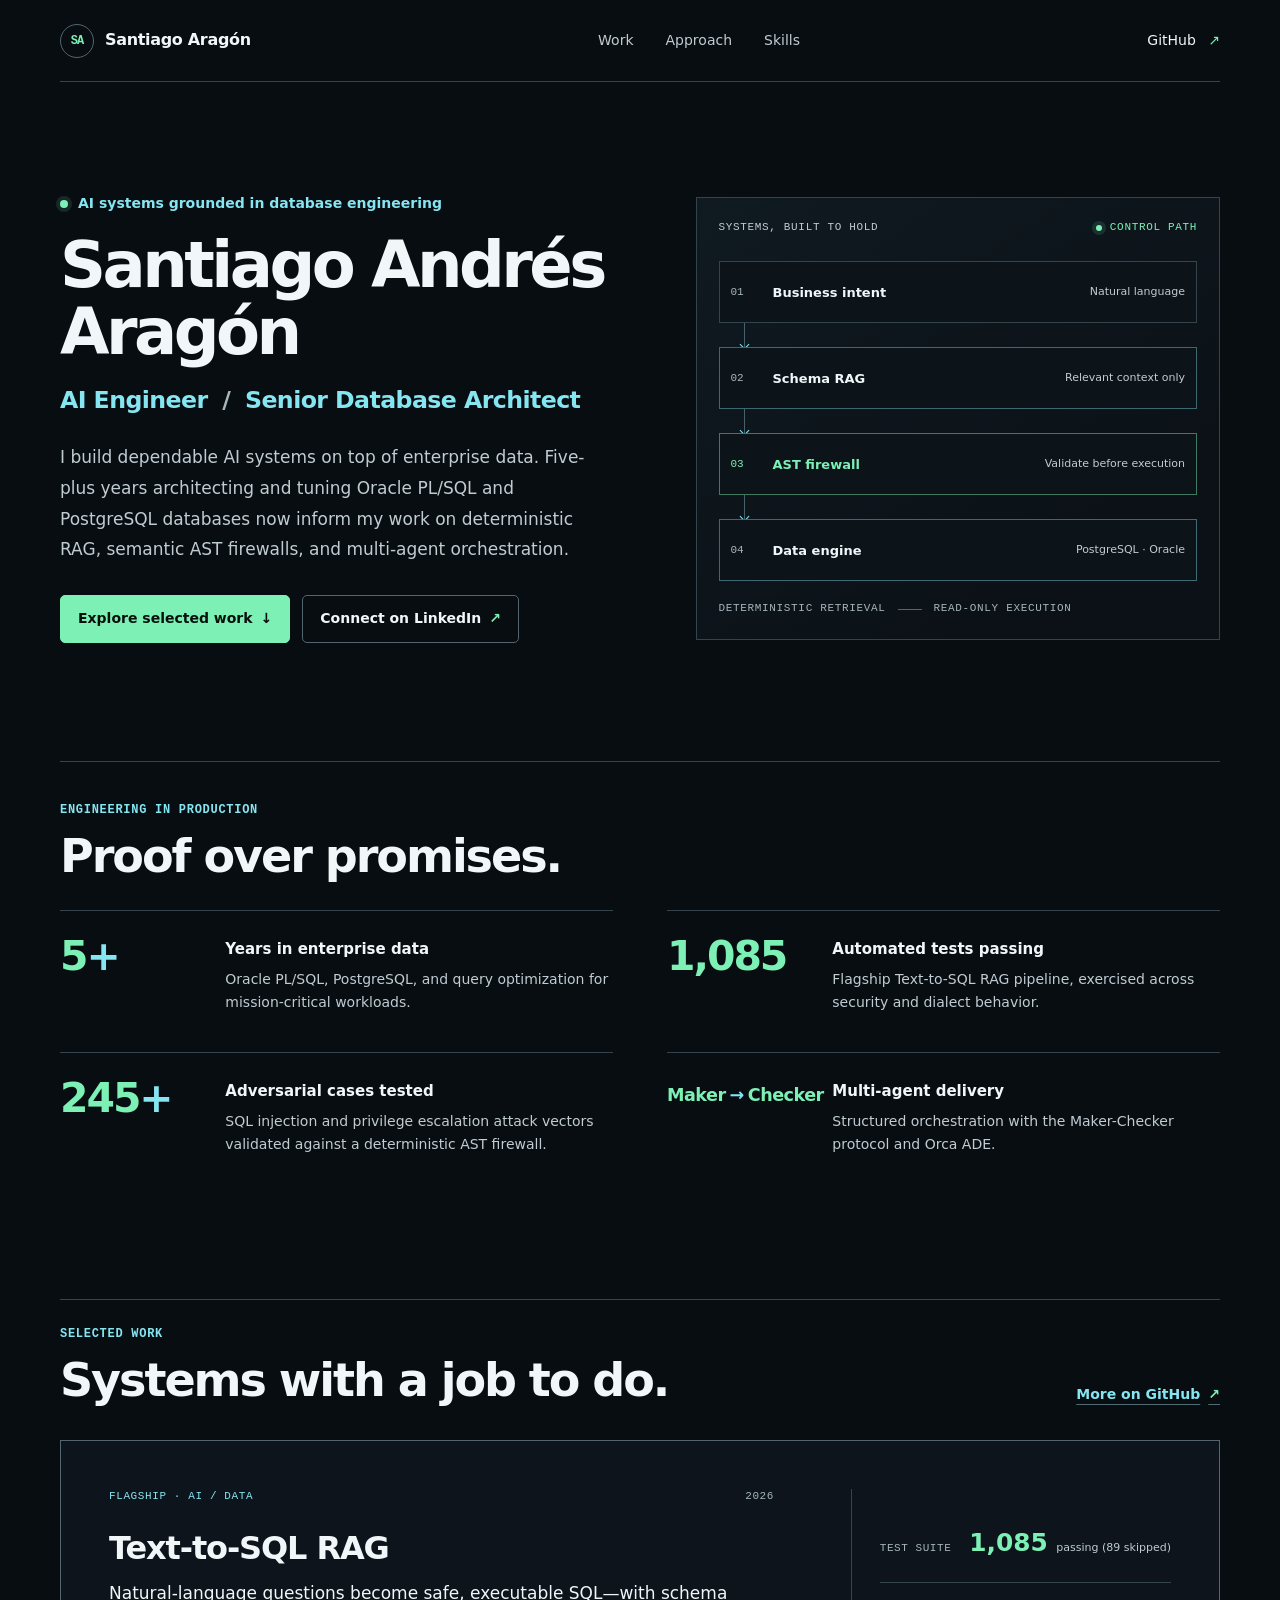
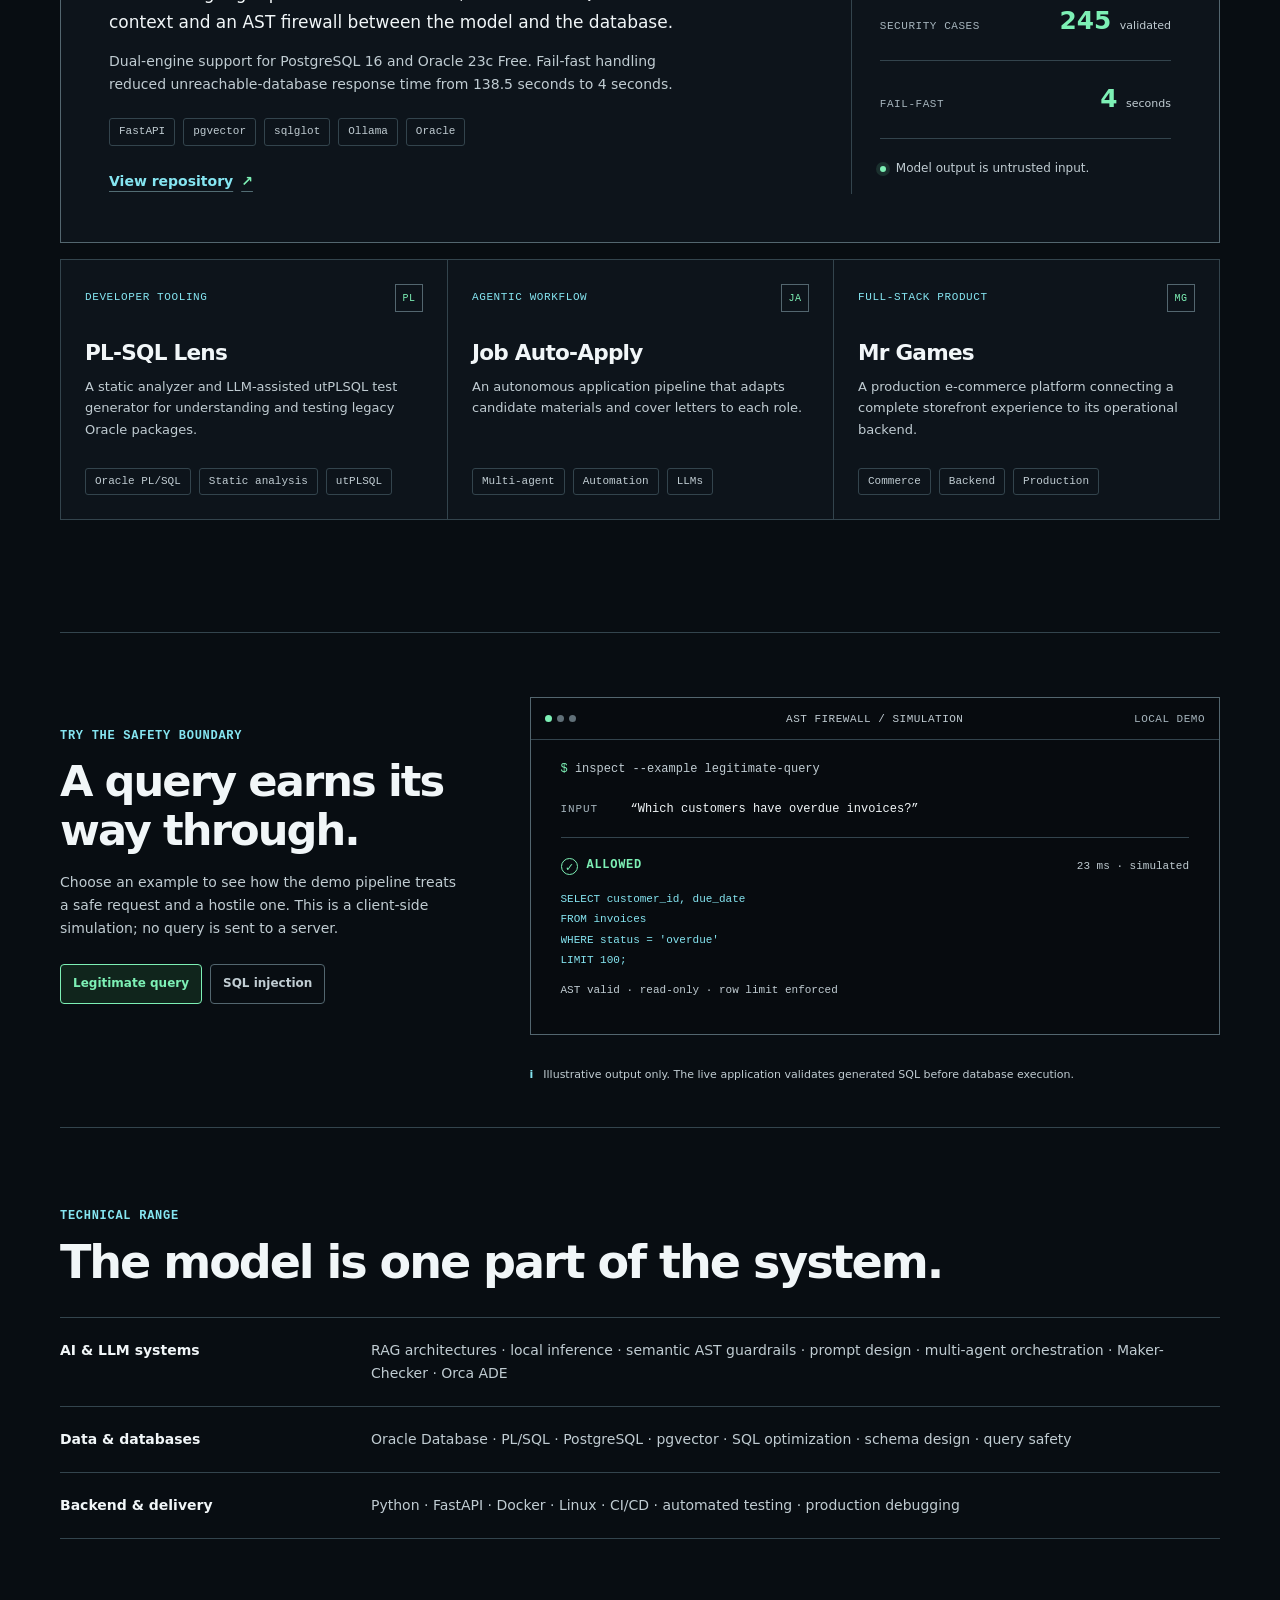
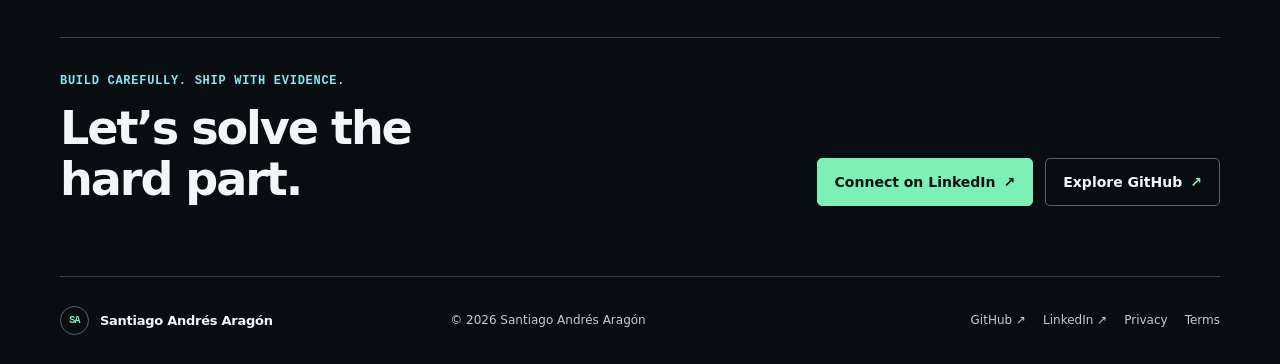
<file: index.html>
<!doctype html>
<html lang="en">
<head>
  <meta charset="utf-8">
  <meta name="viewport" content="width=device-width, initial-scale=1">
  <meta name="theme-color" content="#080d12">
  <meta name="description" content="Santiago Andrés Aragón — AI Engineer and Senior Database Architect building dependable AI systems on enterprise data.">
  <title>Santiago Andrés Aragón — AI Engineer &amp; Database Architect</title>
  <link rel="stylesheet" href="portfolio.css">
  <script src="portfolio.js" defer></script>
</head>
<body>
  <a class="skip-link" href="#main">Skip to content</a>

  <header class="site-header">
    <a class="wordmark" href="#top" aria-label="Santiago Aragón, home">
      <span class="wordmark-mark" aria-hidden="true">SA</span>
      <span>Santiago Aragón</span>
    </a>
    <nav class="primary-nav" aria-label="Main navigation">
      <a href="#work">Work</a>
      <a href="#approach">Approach</a>
      <a href="#skills">Skills</a>
    </nav>
    <a class="header-link" href="https://github.com/andresaragon" target="_blank" rel="noopener noreferrer">
      GitHub <span aria-hidden="true">↗</span>
    </a>
  </header>

  <main id="main">
    <section class="hero section-wrap" id="top" aria-labelledby="hero-title">
      <div class="hero-copy">
        <p class="availability"><span class="status-dot" aria-hidden="true"></span> AI systems grounded in database engineering</p>
        <h1 id="hero-title">Santiago Andrés Aragón</h1>
        <p class="hero-role">AI Engineer <span aria-hidden="true">/</span> Senior Database Architect</p>
        <p class="hero-intro">
          I build dependable AI systems on top of enterprise data. Five-plus years architecting and tuning Oracle PL/SQL and PostgreSQL databases now inform
          my work on deterministic RAG, semantic AST firewalls, and multi-agent orchestration.
        </p>
        <div class="hero-actions">
          <a class="button button-primary" href="#work">Explore selected work <span aria-hidden="true">↓</span></a>
          <a class="button button-secondary" href="https://www.linkedin.com/in/santiagoaragonguzman" target="_blank" rel="noopener noreferrer">Connect on LinkedIn <span aria-hidden="true">↗</span></a>
        </div>
      </div>

      <div class="architecture" role="img" aria-label="Illustration of a data request flowing through retrieval, an AST security gate, and a database">
        <div class="architecture-top">
          <span class="diagram-label">SYSTEMS, BUILT TO HOLD</span>
          <span class="diagram-live"><span class="status-dot" aria-hidden="true"></span> CONTROL PATH</span>
        </div>
        <div class="flow">
          <div class="flow-node flow-node-user">
            <span class="node-index">01</span><span class="node-name">Business intent</span>
            <span class="node-detail">Natural language</span>
          </div>
          <span class="flow-connector" aria-hidden="true"><i></i></span>
          <div class="flow-node flow-node-rag">
            <span class="node-index">02</span><span class="node-name">Schema RAG</span>
            <span class="node-detail">Relevant context only</span>
          </div>
          <span class="flow-connector" aria-hidden="true"><i></i></span>
          <div class="flow-node flow-node-guard">
            <span class="node-index">03</span><span class="node-name">AST firewall</span>
            <span class="node-detail">Validate before execution</span>
          </div>
          <span class="flow-connector" aria-hidden="true"><i></i></span>
          <div class="flow-node flow-node-db">
            <span class="node-index">04</span><span class="node-name">Data engine</span>
            <span class="node-detail">PostgreSQL · Oracle</span>
          </div>
        </div>
        <div class="architecture-bottom">
          <span>DETERMINISTIC RETRIEVAL</span>
          <span class="architecture-rule" aria-hidden="true"></span>
          <span>READ-ONLY EXECUTION</span>
        </div>
      </div>
    </section>

    <section class="impact section-wrap" aria-labelledby="impact-title">
      <div class="section-heading">
        <p class="section-kicker">Engineering in production</p>
        <h2 id="impact-title">Proof over promises.</h2>
      </div>
      <div class="impact-list">
        <article class="impact-item">
          <span class="impact-value">5<span>+</span></span>
          <div><h3>Years in enterprise data</h3><p>Oracle PL/SQL, PostgreSQL, and query optimization for mission-critical workloads.</p></div>
        </article>
        <article class="impact-item">
          <span class="impact-value">1,085</span>
          <div><h3>Automated tests passing</h3><p>Flagship Text-to-SQL RAG pipeline, exercised across security and dialect behavior.</p></div>
        </article>
        <article class="impact-item">
          <span class="impact-value">245<span>+</span></span>
          <div><h3>Adversarial cases tested</h3><p>SQL injection and privilege escalation attack vectors validated against a deterministic AST firewall.</p></div>
        </article>
        <article class="impact-item">
          <span class="impact-value impact-word">Maker<span>→</span>Checker</span>
          <div><h3>Multi-agent delivery</h3><p>Structured orchestration with the Maker-Checker protocol and Orca ADE.</p></div>
        </article>
      </div>
    </section>

    <section class="work section-wrap" id="work" aria-labelledby="work-title">
      <div class="section-heading section-heading-row">
        <div><p class="section-kicker">Selected work</p><h2 id="work-title">Systems with a job to do.</h2></div>
        <a class="text-link" href="https://github.com/andresaragon" target="_blank" rel="noopener noreferrer">More on GitHub <span aria-hidden="true">↗</span></a>
      </div>

      <article class="project-feature">
        <div class="project-feature-copy">
          <div class="project-meta"><span class="project-type">FLAGSHIP · AI / DATA</span><span class="project-year">2026</span></div>
          <h3>Text-to-SQL RAG</h3>
          <p class="project-lede">Natural-language questions become safe, executable SQL—with schema context and an AST firewall between the model and the database.</p>
          <p class="project-detail">Dual-engine support for PostgreSQL 16 and Oracle 23c Free. Fail-fast handling reduced unreachable-database response time from 138.5 seconds to 4 seconds.</p>
          <div class="tag-list" aria-label="Technologies"><span>FastAPI</span><span>pgvector</span><span>sqlglot</span><span>Ollama</span><span>Oracle</span></div>
          <a class="text-link project-link" href="https://github.com/andresaragon/text-to-sql-rag" target="_blank" rel="noopener noreferrer">View repository <span aria-hidden="true">↗</span></a>
        </div>
        <div class="project-proof" aria-label="Project results: 1,085 tests passed (89 skipped), 245 adversarial cases, 4 second fail-fast response">
          <div class="proof-row"><span>TEST SUITE</span><strong>1,085 <small>passing (89 skipped)</small></strong></div>
          <div class="proof-row"><span>SECURITY CASES</span><strong>245 <small>validated</small></strong></div>
          <div class="proof-row"><span>FAIL-FAST</span><strong>4 <small>seconds</small></strong></div>
          <div class="proof-foot"><span class="status-dot" aria-hidden="true"></span> Model output is untrusted input.</div>
        </div>
      </article>

      <div class="project-grid">
        <article class="project-card project-card-lens">
          <div class="project-meta"><span class="project-type">DEVELOPER TOOLING</span><span class="card-mark" aria-hidden="true">PL</span></div>
          <h3>PL-SQL Lens</h3>
          <p>A static analyzer and LLM-assisted utPLSQL test generator for understanding and testing legacy Oracle packages.</p>
          <div class="tag-list"><span>Oracle PL/SQL</span><span>Static analysis</span><span>utPLSQL</span></div>
        </article>
        <article class="project-card project-card-agent">
          <div class="project-meta"><span class="project-type">AGENTIC WORKFLOW</span><span class="card-mark" aria-hidden="true">JA</span></div>
          <h3>Job Auto-Apply</h3>
          <p>An autonomous application pipeline that adapts candidate materials and cover letters to each role.</p>
          <div class="tag-list"><span>Multi-agent</span><span>Automation</span><span>LLMs</span></div>
        </article>
        <article class="project-card project-card-commerce">
          <div class="project-meta"><span class="project-type">FULL-STACK PRODUCT</span><span class="card-mark" aria-hidden="true">MG</span></div>
          <h3>Mr Games</h3>
          <p>A production e-commerce platform connecting a complete storefront experience to its operational backend.</p>
          <div class="tag-list"><span>Commerce</span><span>Backend</span><span>Production</span></div>
        </article>
      </div>
    </section>

    <section class="demo section-wrap" id="approach" aria-labelledby="demo-title">
      <div class="demo-intro">
        <p class="section-kicker">Try the safety boundary</p>
        <h2 id="demo-title">A query earns its way through.</h2>
        <p>Choose an example to see how the demo pipeline treats a safe request and a hostile one. This is a client-side simulation; no query is sent to a server.</p>
        <div class="demo-controls" role="group" aria-label="Choose a simulated query">
          <button class="demo-choice is-selected" type="button" data-example="safe" aria-pressed="true">Legitimate query</button>
          <button class="demo-choice" type="button" data-example="attack" aria-pressed="false">SQL injection</button>
        </div>
      </div>

      <div class="terminal" aria-label="Simulated AST firewall terminal">
        <div class="terminal-bar">
          <span class="terminal-indicator" aria-hidden="true"><i></i><i></i><i></i></span>
          <span>AST FIREWALL / SIMULATION</span>
          <span class="terminal-local">LOCAL DEMO</span>
        </div>
        <div class="terminal-body">
          <p class="terminal-prompt"><span aria-hidden="true">$</span> <span id="demo-command">inspect --example legitimate-query</span></p>
          <div class="terminal-query"><span class="terminal-label">INPUT</span><code id="demo-input">“Which customers have overdue invoices?”</code></div>
          <div class="terminal-divider" aria-hidden="true"></div>
          <div class="terminal-output" id="demo-output" aria-live="polite" aria-atomic="true">
            <div class="result-heading result-allowed"><span class="result-symbol" aria-hidden="true">✓</span><strong>ALLOWED</strong><span class="result-latency">23 ms · simulated</span></div>
            <code class="result-code">SELECT customer_id, due_date<br>FROM invoices<br>WHERE status = 'overdue'<br>LIMIT 100;</code>
            <p class="result-note">AST valid · read-only · row limit enforced</p>
          </div>
        </div>
      </div>
      <p class="demo-footnote"><span aria-hidden="true">i</span> Illustrative output only. The live application validates generated SQL before database execution.</p>
    </section>

    <section class="skills section-wrap" id="skills" aria-labelledby="skills-title">
      <div class="section-heading">
        <p class="section-kicker">Technical range</p>
        <h2 id="skills-title">The model is one part of the system.</h2>
      </div>
      <div class="skills-list">
        <article class="skill-row"><h3>AI &amp; LLM systems</h3><p>RAG architectures · local inference · semantic AST guardrails · prompt design · multi-agent orchestration · Maker-Checker · Orca ADE</p></article>
        <article class="skill-row"><h3>Data &amp; databases</h3><p>Oracle Database · PL/SQL · PostgreSQL · pgvector · SQL optimization · schema design · query safety</p></article>
        <article class="skill-row"><h3>Backend &amp; delivery</h3><p>Python · FastAPI · Docker · Linux · CI/CD · automated testing · production debugging</p></article>
      </div>
    </section>

    <section class="closing section-wrap" aria-labelledby="closing-title">
      <div><p class="section-kicker">Build carefully. Ship with evidence.</p><h2 id="closing-title">Let’s solve the hard part.</h2></div>
      <div class="closing-actions">
        <a class="button button-primary" href="https://www.linkedin.com/in/santiagoaragonguzman" target="_blank" rel="noopener noreferrer">Connect on LinkedIn <span aria-hidden="true">↗</span></a>
        <a class="button button-secondary" href="https://github.com/andresaragon" target="_blank" rel="noopener noreferrer">Explore GitHub <span aria-hidden="true">↗</span></a>
      </div>
    </section>
  </main>

  <footer class="site-footer">
    <a class="wordmark footer-wordmark" href="#top"><span class="wordmark-mark" aria-hidden="true">SA</span><span>Santiago Andrés Aragón</span></a>
    <p>© 2026 Santiago Andrés Aragón</p>
    <nav aria-label="Footer links">
      <a href="https://github.com/andresaragon" target="_blank" rel="noopener noreferrer">GitHub <span aria-hidden="true">↗</span></a>
      <a href="https://www.linkedin.com/in/santiagoaragonguzman" target="_blank" rel="noopener noreferrer">LinkedIn <span aria-hidden="true">↗</span></a>
      <a href="privacidad.html">Privacy</a>
      <a href="terminos.html">Terms</a>
    </nav>
  </footer>
</body>
</html>
</file>
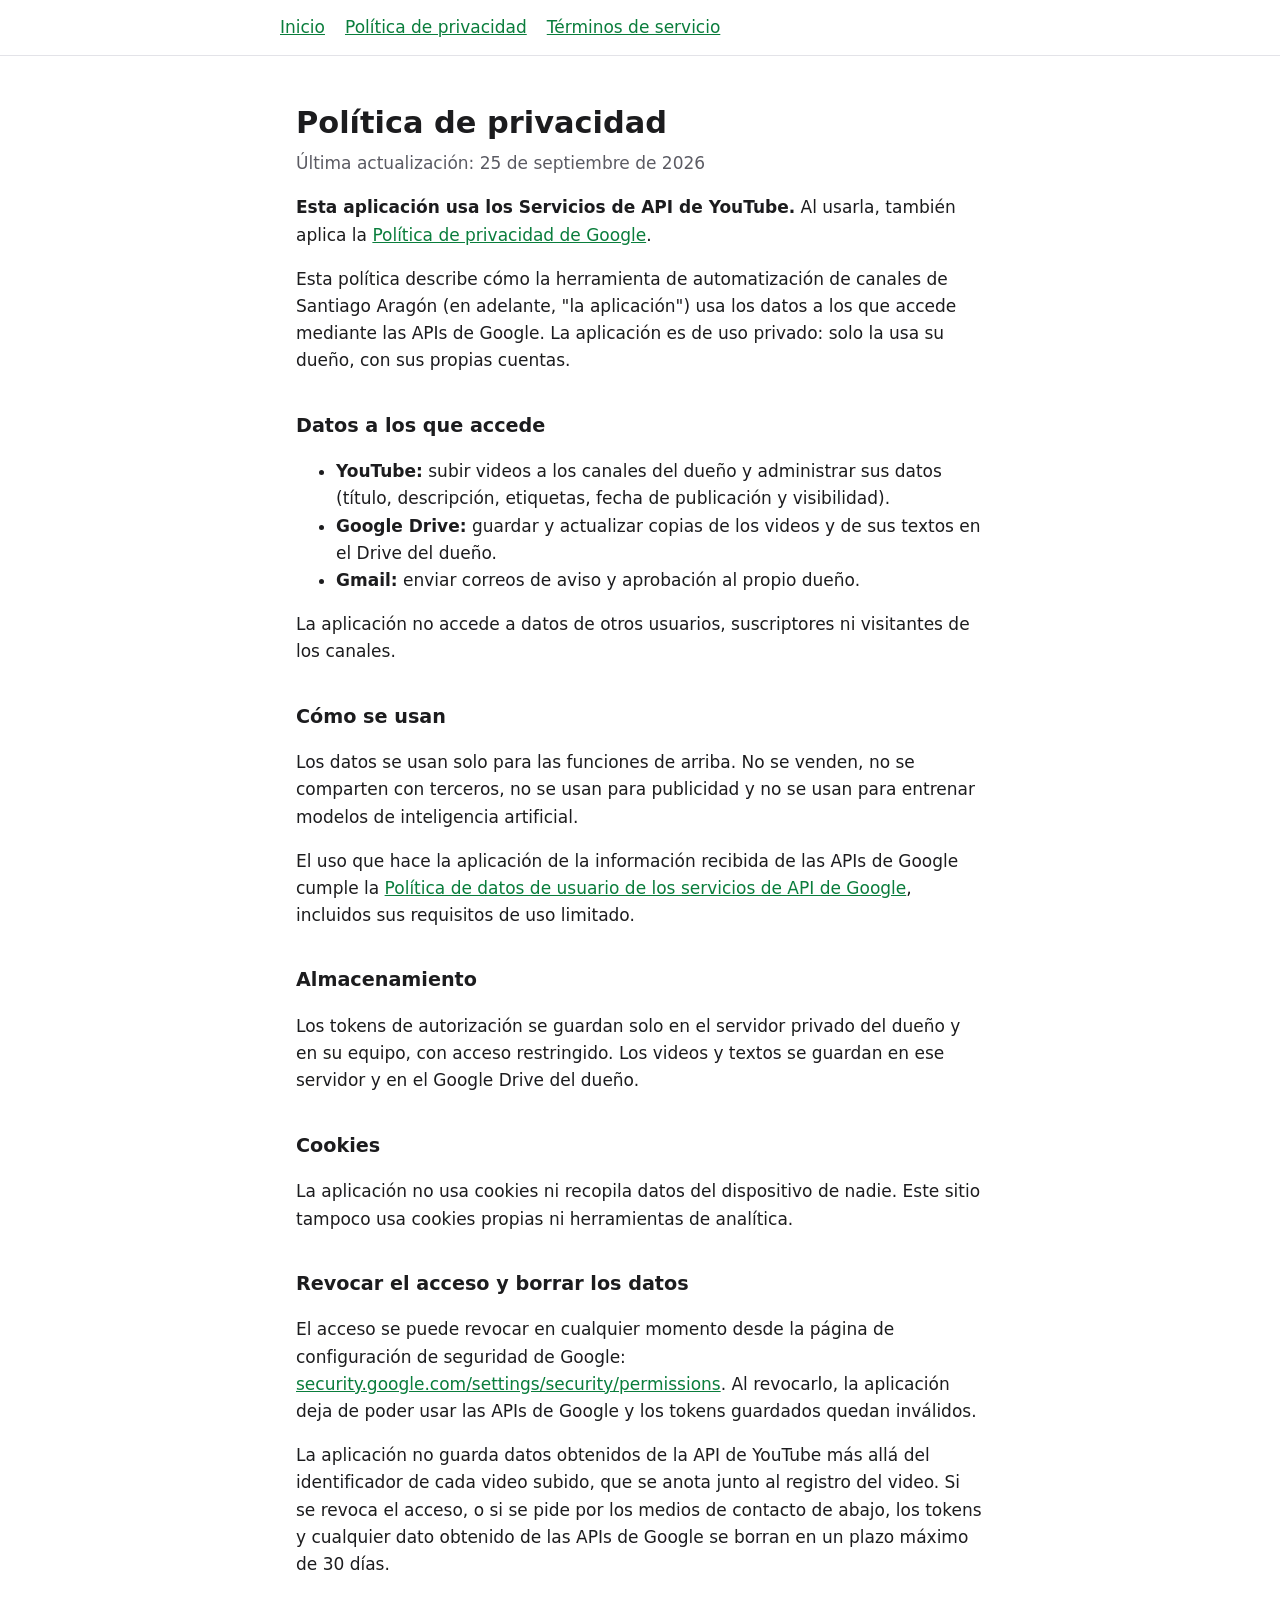
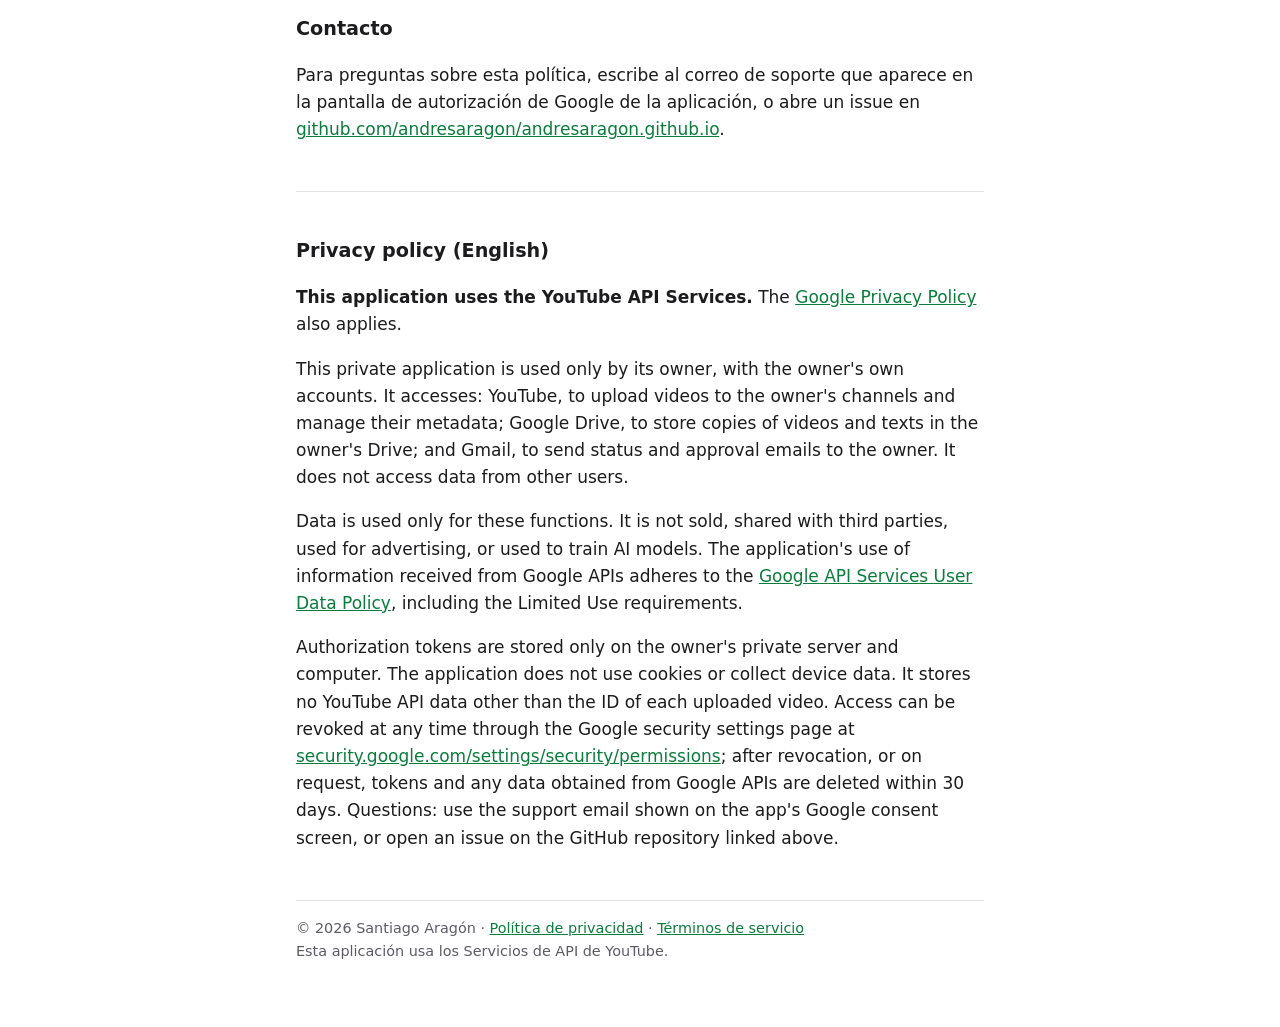
<file: privacidad.html>
<!doctype html>
<html lang="es">
<head>
<meta charset="utf-8">
<meta name="viewport" content="width=device-width, initial-scale=1">
<title>Política de privacidad</title>
<meta name="description" content="Política de privacidad de la herramienta de automatización de canales de Santiago Aragón.">
<link rel="stylesheet" href="estilo.css">
</head>
<body>
<nav><div><a href="./">Inicio</a><a href="privacidad.html">Política de privacidad</a><a href="terminos.html">Términos de servicio</a></div></nav>
<main>
<h1>Política de privacidad</h1>
<p class="sub">Última actualización: 25 de septiembre de 2026</p>

<p><strong>Esta aplicación usa los Servicios de API de YouTube.</strong> Al usarla, también aplica la <a href="https://www.google.com/policies/privacy">Política de privacidad de Google</a>.</p>
<p>Esta política describe cómo la herramienta de automatización de canales de Santiago Aragón (en adelante, "la aplicación") usa los datos a los que accede mediante las APIs de Google. La aplicación es de uso privado: solo la usa su dueño, con sus propias cuentas.</p>

<h2>Datos a los que accede</h2>
<ul>
  <li><strong>YouTube:</strong> subir videos a los canales del dueño y administrar sus datos (título, descripción, etiquetas, fecha de publicación y visibilidad).</li>
  <li><strong>Google Drive:</strong> guardar y actualizar copias de los videos y de sus textos en el Drive del dueño.</li>
  <li><strong>Gmail:</strong> enviar correos de aviso y aprobación al propio dueño.</li>
</ul>
<p>La aplicación no accede a datos de otros usuarios, suscriptores ni visitantes de los canales.</p>

<h2>Cómo se usan</h2>
<p>Los datos se usan solo para las funciones de arriba. No se venden, no se comparten con terceros, no se usan para publicidad y no se usan para entrenar modelos de inteligencia artificial.</p>
<p>El uso que hace la aplicación de la información recibida de las APIs de Google cumple la <a href="https://developers.google.com/terms/api-services-user-data-policy">Política de datos de usuario de los servicios de API de Google</a>, incluidos sus requisitos de uso limitado.</p>

<h2>Almacenamiento</h2>
<p>Los tokens de autorización se guardan solo en el servidor privado del dueño y en su equipo, con acceso restringido. Los videos y textos se guardan en ese servidor y en el Google Drive del dueño.</p>

<h2>Cookies</h2>
<p>La aplicación no usa cookies ni recopila datos del dispositivo de nadie. Este sitio tampoco usa cookies propias ni herramientas de analítica.</p>

<h2>Revocar el acceso y borrar los datos</h2>
<p>El acceso se puede revocar en cualquier momento desde la página de configuración de seguridad de Google: <a href="https://security.google.com/settings/security/permissions">security.google.com/settings/security/permissions</a>. Al revocarlo, la aplicación deja de poder usar las APIs de Google y los tokens guardados quedan inválidos.</p>
<p>La aplicación no guarda datos obtenidos de la API de YouTube más allá del identificador de cada video subido, que se anota junto al registro del video. Si se revoca el acceso, o si se pide por los medios de contacto de abajo, los tokens y cualquier dato obtenido de las APIs de Google se borran en un plazo máximo de 30 días.</p>

<h2>Contacto</h2>
<p>Para preguntas sobre esta política, escribe al correo de soporte que aparece en la pantalla de autorización de Google de la aplicación, o abre un issue en <a href="https://github.com/andresaragon/andresaragon.github.io/issues">github.com/andresaragon/andresaragon.github.io</a>.</p>

<section class="en" id="en" lang="en">
<h2>Privacy policy (English)</h2>
<p><strong>This application uses the YouTube API Services.</strong> The <a href="https://www.google.com/policies/privacy">Google Privacy Policy</a> also applies.</p>
<p>This private application is used only by its owner, with the owner's own accounts. It accesses: YouTube, to upload videos to the owner's channels and manage their metadata; Google Drive, to store copies of videos and texts in the owner's Drive; and Gmail, to send status and approval emails to the owner. It does not access data from other users.</p>
<p>Data is used only for these functions. It is not sold, shared with third parties, used for advertising, or used to train AI models. The application's use of information received from Google APIs adheres to the <a href="https://developers.google.com/terms/api-services-user-data-policy">Google API Services User Data Policy</a>, including the Limited Use requirements.</p>
<p>Authorization tokens are stored only on the owner's private server and computer. The application does not use cookies or collect device data. It stores no YouTube API data other than the ID of each uploaded video. Access can be revoked at any time through the Google security settings page at <a href="https://security.google.com/settings/security/permissions">security.google.com/settings/security/permissions</a>; after revocation, or on request, tokens and any data obtained from Google APIs are deleted within 30 days. Questions: use the support email shown on the app's Google consent screen, or open an issue on the GitHub repository linked above.</p>
</section>

<footer>© 2026 Santiago Aragón · <a href="privacidad.html">Política de privacidad</a> · <a href="terminos.html">Términos de servicio</a><br>Esta aplicación usa los Servicios de API de YouTube.</footer>
</main>
</body>
</html>
</file>
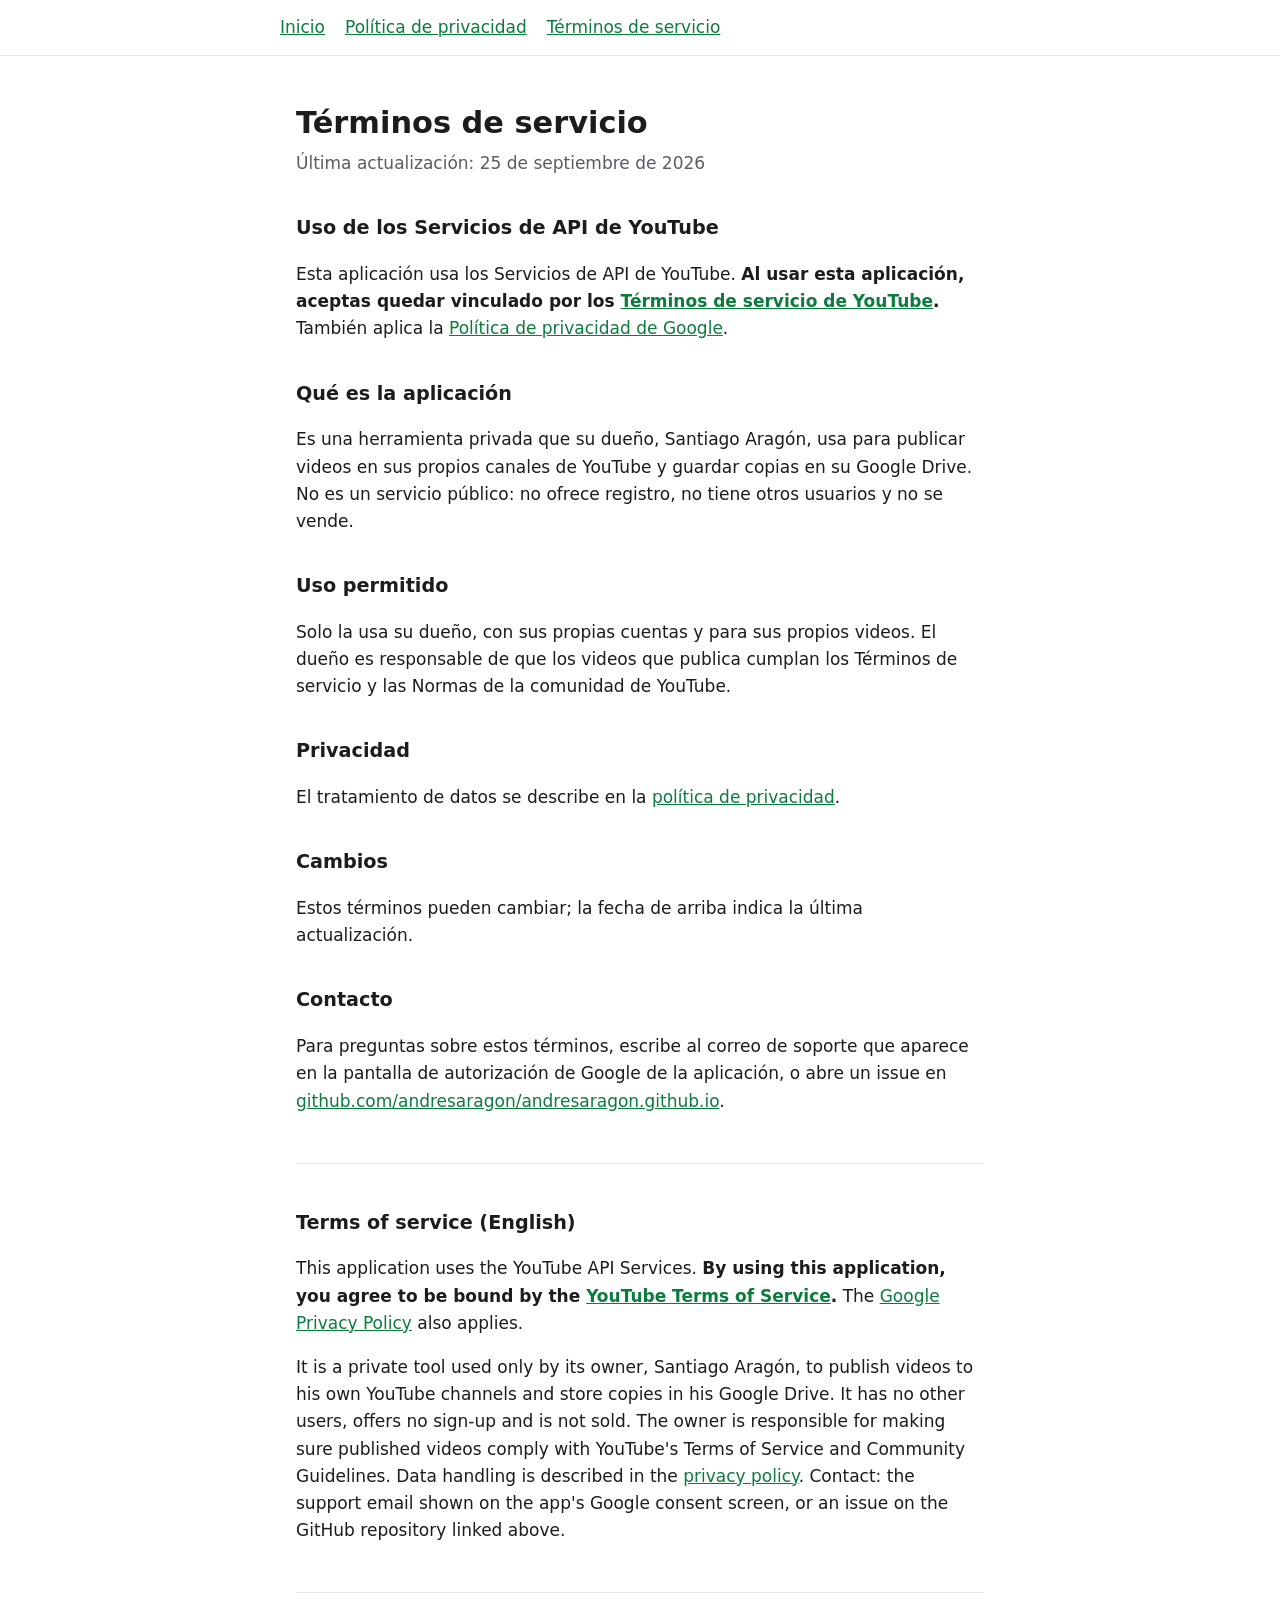
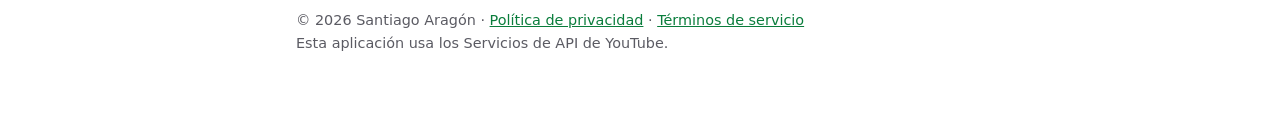
<file: terminos.html>
<!doctype html>
<html lang="es">
<head>
<meta charset="utf-8">
<meta name="viewport" content="width=device-width, initial-scale=1">
<title>Términos de servicio</title>
<meta name="description" content="Términos de servicio de la herramienta de automatización de canales de Santiago Aragón.">
<link rel="stylesheet" href="estilo.css">
</head>
<body>
<nav><div><a href="./">Inicio</a><a href="privacidad.html">Política de privacidad</a><a href="terminos.html">Términos de servicio</a></div></nav>
<main>
<h1>Términos de servicio</h1>
<p class="sub">Última actualización: 25 de septiembre de 2026</p>

<h2>Uso de los Servicios de API de YouTube</h2>
<p>Esta aplicación usa los Servicios de API de YouTube. <strong>Al usar esta aplicación, aceptas quedar vinculado por los <a href="https://www.youtube.com/t/terms">Términos de servicio de YouTube</a>.</strong> También aplica la <a href="https://www.google.com/policies/privacy">Política de privacidad de Google</a>.</p>

<h2>Qué es la aplicación</h2>
<p>Es una herramienta privada que su dueño, Santiago Aragón, usa para publicar videos en sus propios canales de YouTube y guardar copias en su Google Drive. No es un servicio público: no ofrece registro, no tiene otros usuarios y no se vende.</p>

<h2>Uso permitido</h2>
<p>Solo la usa su dueño, con sus propias cuentas y para sus propios videos. El dueño es responsable de que los videos que publica cumplan los Términos de servicio y las Normas de la comunidad de YouTube.</p>

<h2>Privacidad</h2>
<p>El tratamiento de datos se describe en la <a href="privacidad.html">política de privacidad</a>.</p>

<h2>Cambios</h2>
<p>Estos términos pueden cambiar; la fecha de arriba indica la última actualización.</p>

<h2>Contacto</h2>
<p>Para preguntas sobre estos términos, escribe al correo de soporte que aparece en la pantalla de autorización de Google de la aplicación, o abre un issue en <a href="https://github.com/andresaragon/andresaragon.github.io/issues">github.com/andresaragon/andresaragon.github.io</a>.</p>

<section class="en" id="en" lang="en">
<h2>Terms of service (English)</h2>
<p>This application uses the YouTube API Services. <strong>By using this application, you agree to be bound by the <a href="https://www.youtube.com/t/terms">YouTube Terms of Service</a>.</strong> The <a href="https://www.google.com/policies/privacy">Google Privacy Policy</a> also applies.</p>
<p>It is a private tool used only by its owner, Santiago Aragón, to publish videos to his own YouTube channels and store copies in his Google Drive. It has no other users, offers no sign-up and is not sold. The owner is responsible for making sure published videos comply with YouTube's Terms of Service and Community Guidelines. Data handling is described in the <a href="privacidad.html#en">privacy policy</a>. Contact: the support email shown on the app's Google consent screen, or an issue on the GitHub repository linked above.</p>
</section>

<footer>© 2026 Santiago Aragón · <a href="privacidad.html">Política de privacidad</a> · <a href="terminos.html">Términos de servicio</a><br>Esta aplicación usa los Servicios de API de YouTube.</footer>
</main>
</body>
</html>
</file>
<file: portfolio.css>
:root {
  color-scheme: dark;
  --page: #080d12;
  --surface: #0d141b;
  --surface-raised: #111b23;
  --surface-soft: #13212a;
  --text: #f1f6f8;
  --muted: #c0ccd2;
  --dim: #a6b5bd;
  --line: #33444d;
  --line-strong: #53666f;
  --green: #7df0b5;
  --cyan: #85e5f1;
  --green-ink: #07110c;
  --content: 1160px;
  --mono: "SFMono-Regular", Consolas, "Liberation Mono", monospace;
  font-family: Inter, ui-sans-serif, system-ui, -apple-system, BlinkMacSystemFont, "Segoe UI", sans-serif;
  background: var(--page);
  color: var(--text);
  font-synthesis: none;
  text-rendering: optimizeLegibility;
}
* { box-sizing: border-box; }
html { scroll-behavior: smooth; scroll-padding-top: 88px; }
body { margin: 0; min-width: 320px; background: var(--page); color: var(--text); font-size: 16px; line-height: 1.65; }
body::before { position: fixed; z-index: -1; inset: 0; content: ""; pointer-events: none; background: linear-gradient(110deg, #0c151c 0%, transparent 34%, transparent 100%); }
a { color: inherit; text-decoration-thickness: 1px; text-underline-offset: 4px; }
button { color: inherit; font: inherit; }
::selection { color: var(--green-ink); background: var(--green); }
:focus-visible { outline: 3px solid var(--cyan); outline-offset: 4px; }
.skip-link { position: absolute; z-index: 10; top: 8px; left: 12px; padding: 8px 12px; transform: translateY(-150%); border-radius: 4px; background: var(--green); color: var(--green-ink); font-weight: 700; }
.skip-link:focus { transform: translateY(0); }
.section-wrap, .site-header, .site-footer { width: min(var(--content), calc(100% - 64px)); margin-inline: auto; }
.site-header { min-height: 82px; display: flex; align-items: center; justify-content: space-between; gap: 24px; border-bottom: 1px solid var(--line); }
.wordmark { display: inline-flex; align-items: center; gap: 11px; color: var(--text); text-decoration: none; font-weight: 650; letter-spacing: -.02em; }
.wordmark-mark { width: 34px; height: 34px; display: grid; place-items: center; border: 1px solid var(--line-strong); border-radius: 50%; color: var(--green); font: 600 12px/1 var(--mono); letter-spacing: -.08em; }
.primary-nav { display: flex; align-items: center; gap: 32px; }
.primary-nav a, .header-link, .site-footer nav a { color: var(--muted); font-size: 14px; text-decoration: none; }
.primary-nav a:hover, .header-link:hover, .site-footer nav a:hover { color: var(--green); }
.header-link { color: var(--text); }
.header-link span, .text-link span, .button span { margin-left: 8px; color: var(--green); }
.hero { display: grid; grid-template-columns: minmax(0, 1.02fr) minmax(390px, .98fr); align-items: center; gap: clamp(42px, 7vw, 100px); padding-block: 112px 118px; }
.availability, .section-kicker { margin: 0 0 18px; color: var(--cyan); font: 600 12px/1.4 var(--mono); letter-spacing: .06em; text-transform: uppercase; }
.availability { display: flex; align-items: center; gap: 10px; letter-spacing: 0; text-transform: none; font-family: inherit; font-size: 14px; }
.status-dot { flex: 0 0 auto; width: 8px; height: 8px; border-radius: 50%; background: var(--green); box-shadow: 0 0 0 4px rgb(125 240 181 / 12%); }
h1, h2, h3, p { margin-top: 0; }
h1 { max-width: 720px; margin-bottom: 14px; font-size: clamp(3rem, 5vw, 4.5rem); font-weight: 680; line-height: 1.06; letter-spacing: -.055em; }
.hero-role { margin-bottom: 22px; color: var(--cyan); font-size: clamp(1.15rem, 2.1vw, 1.48rem); font-weight: 560; letter-spacing: -.025em; }
.hero-role span { padding-inline: 7px; color: var(--dim); }
.hero-intro { max-width: 62ch; margin-bottom: 30px; color: var(--muted); font-size: 17px; line-height: 1.8; }
.hero-actions, .closing-actions { display: flex; flex-wrap: wrap; gap: 12px; }
.button { min-height: 48px; display: inline-flex; align-items: center; justify-content: center; padding: 10px 17px; border: 1px solid var(--line-strong); border-radius: 5px; font-size: 14px; font-weight: 650; text-decoration: none; transition: background-color .18s ease, border-color .18s ease, color .18s ease; }
.button-primary { border-color: var(--green); background: var(--green); color: var(--green-ink); }
.button-primary:hover { border-color: #a2f8cb; background: #a2f8cb; }
.button-primary span { color: var(--green-ink); }
.button-secondary { color: var(--text); }
.button-secondary:hover { border-color: var(--cyan); background: var(--surface-raised); }
.architecture { min-width: 0; padding: 22px; border: 1px solid var(--line); background: linear-gradient(145deg, #101a21, #0b1117 76%); }
.architecture-top, .architecture-bottom { display: flex; align-items: center; justify-content: space-between; gap: 12px; color: var(--muted); font: 11px/1.4 var(--mono); letter-spacing: .06em; }
.diagram-live { display: flex; align-items: center; gap: 8px; color: var(--green); }
.diagram-live .status-dot { width: 6px; height: 6px; }
.flow { padding-block: 26px 20px; }
.flow-node { position: relative; display: grid; grid-template-columns: 32px 1fr auto; align-items: center; gap: 10px; min-height: 62px; padding: 9px 11px; border: 1px solid var(--line); background: #0c141a; }
.flow-node + .flow-connector { height: 24px; }
.node-index { color: var(--dim); font: 11px var(--mono); }
.node-name { color: var(--text); font-size: 13px; font-weight: 650; }
.node-detail { color: var(--muted); font-size: 11px; text-align: right; }
.flow-node-rag { border-color: #3e6870; }
.flow-node-guard { border-color: #3e7960; }
.flow-node-guard .node-index, .flow-node-guard .node-name { color: var(--green); }
.flow-node-db { border-color: #3d6972; }
.flow-connector { position: relative; display: block; width: 1px; margin-inline: 25px; background: #46616a; }
.flow-connector::after { position: absolute; bottom: -1px; left: -3px; width: 6px; height: 6px; border-right: 1px solid var(--cyan); border-bottom: 1px solid var(--cyan); content: ""; transform: rotate(45deg); }
.architecture-bottom { justify-content: flex-start; flex-wrap: wrap; color: var(--dim); font-size: 11px; }
.architecture-rule { width: 24px; height: 1px; background: var(--line-strong); }
.impact { padding-block: 40px 105px; border-top: 1px solid var(--line); }
.section-heading { margin-bottom: 28px; }
.section-heading h2, .closing h2 { margin-bottom: 0; font-size: clamp(2rem, 3.6vw, 3rem); line-height: 1.12; font-weight: 640; letter-spacing: -.045em; }
.section-kicker { margin-bottom: 12px; }
.impact-list { display: grid; grid-template-columns: repeat(2, minmax(0, 1fr)); column-gap: 54px; }
.impact-item { min-height: 142px; display: grid; grid-template-columns: minmax(90px, .38fr) 1fr; align-items: start; gap: 18px; padding: 24px 0; border-top: 1px solid var(--line); }
.impact-value { color: var(--green); font-size: clamp(2rem, 3.2vw, 2.7rem); font-weight: 640; line-height: 1.05; letter-spacing: -.05em; font-variant-numeric: tabular-nums; white-space: nowrap; }
.impact-value > span { color: var(--cyan); }
.impact-word { font-size: 1.1rem; letter-spacing: -.03em; padding-top: 9px; }
.impact-word span { padding-inline: 4px; }
.impact-item h3 { margin: 2px 0 6px; font-size: 15px; font-weight: 650; }
.impact-item p { max-width: 43ch; margin-bottom: 0; color: var(--muted); font-size: 14px; line-height: 1.65; }
.work { padding-block: 26px 112px; border-top: 1px solid var(--line); }
.section-heading-row { display: flex; align-items: end; justify-content: space-between; gap: 24px; margin-bottom: 34px; }
.text-link { display: inline-flex; align-items: center; color: var(--cyan); font-size: 14px; font-weight: 600; text-decoration: underline; text-decoration-color: #526c73; text-underline-offset: 5px; }
.text-link:hover { color: var(--green); text-decoration-color: var(--green); }
.project-feature { display: grid; grid-template-columns: minmax(0, 1.35fr) minmax(270px, .65fr); gap: clamp(28px, 6vw, 78px); padding: clamp(24px, 4vw, 48px); border: 1px solid var(--line-strong); background: var(--surface); }
.project-meta { display: flex; align-items: center; justify-content: space-between; gap: 16px; color: var(--dim); font: 11px/1.4 var(--mono); letter-spacing: .055em; }
.project-type { color: var(--cyan); }
.project-feature h3, .project-card h3 { margin: 24px 0 12px; font-size: clamp(1.6rem, 2.5vw, 2rem); font-weight: 630; line-height: 1.2; letter-spacing: -.035em; }
.project-lede { max-width: 62ch; margin-bottom: 13px; color: var(--text); font-size: 17px; line-height: 1.7; }
.project-detail { max-width: 64ch; margin-bottom: 22px; color: var(--muted); font-size: 14px; }
.tag-list { display: flex; flex-wrap: wrap; gap: 8px; }
.tag-list span { padding: 5px 9px; border: 1px solid var(--line); border-radius: 3px; color: var(--muted); font: 11px/1.4 var(--mono); }
.project-link { margin-top: 24px; }
.project-proof { align-self: stretch; display: flex; flex-direction: column; justify-content: center; padding-left: 28px; border-left: 1px solid var(--line); }
.proof-row { display: flex; align-items: baseline; justify-content: space-between; gap: 14px; padding: 18px 0; border-bottom: 1px solid var(--line); }
.proof-row > span { color: var(--dim); font: 11px var(--mono); letter-spacing: .05em; }
.proof-row strong { color: var(--green); font-size: 1.55rem; font-weight: 620; font-variant-numeric: tabular-nums; white-space: nowrap; }
.proof-row small { color: var(--muted); font-size: 11px; font-weight: 500; }
.proof-foot { display: flex; align-items: center; gap: 10px; margin-top: 20px; color: var(--muted); font-size: 12px; }
.proof-foot .status-dot { width: 6px; height: 6px; }
.project-grid { display: grid; grid-template-columns: repeat(3, minmax(0, 1fr)); margin-top: 16px; border: 1px solid var(--line); }
.project-card { min-height: 248px; padding: 24px; background: var(--surface); }
.project-card + .project-card { border-left: 1px solid var(--line); }
.project-card .project-meta { min-height: 24px; }
.project-card h3 { margin: 28px 0 10px; font-size: 1.35rem; }
.project-card p { min-height: 74px; margin-bottom: 18px; color: var(--muted); font-size: 13px; line-height: 1.65; }
.card-mark { display: grid; place-items: center; width: 28px; height: 28px; border: 1px solid var(--line-strong); color: var(--green); font: 10px var(--mono); }
.demo { display: grid; grid-template-columns: minmax(260px, .74fr) minmax(0, 1.26fr); align-items: center; gap: 64px; padding-block: 64px 28px; border-top: 1px solid var(--line); }
.demo-intro h2 { margin-bottom: 16px; font-size: clamp(2rem, 3.5vw, 2.7rem); line-height: 1.13; letter-spacing: -.045em; }
.demo-intro > p:not(.section-kicker) { max-width: 45ch; color: var(--muted); font-size: 14px; }
.demo-controls { display: flex; flex-wrap: wrap; gap: 8px; margin-top: 24px; }
.demo-choice { min-height: 40px; padding: 8px 12px; border: 1px solid var(--line-strong); border-radius: 4px; background: transparent; color: var(--muted); cursor: pointer; font-size: 12px; font-weight: 600; }
.demo-choice:hover { color: var(--text); border-color: var(--cyan); }
.demo-choice.is-selected { border-color: var(--green); background: #10251c; color: var(--green); }
.terminal { min-width: 0; border: 1px solid var(--line-strong); background: #070b0f; }
.terminal-bar { min-height: 42px; display: grid; grid-template-columns: 1fr auto 1fr; align-items: center; gap: 16px; padding: 0 14px; border-bottom: 1px solid var(--line); color: var(--muted); font: 11px var(--mono); letter-spacing: .045em; }
.terminal-indicator { display: flex; gap: 5px; }
.terminal-indicator i { width: 7px; height: 7px; border-radius: 50%; background: #607078; }
.terminal-indicator i:first-child { background: var(--green); }
.terminal-local { justify-self: end; color: var(--dim); font-size: 11px; }
.terminal-body { min-height: 294px; padding: 20px clamp(16px, 3vw, 30px) 24px; font-family: var(--mono); }
.terminal-prompt { overflow-wrap: anywhere; margin-bottom: 20px; color: var(--muted); font-size: 12px; }
.terminal-prompt > span:first-child { color: var(--green); }
.terminal-query { display: grid; grid-template-columns: 56px 1fr; gap: 14px; color: var(--text); font-size: 12px; }
.terminal-label { color: var(--dim); font-size: 11px; letter-spacing: .08em; }
.terminal-query code { color: var(--text); font: inherit; line-height: 1.6; }
.terminal-divider { height: 1px; margin-block: 18px; background: var(--line); }
.result-heading { display: flex; align-items: center; gap: 9px; margin-bottom: 13px; font-size: 12px; }
.result-heading strong { font-weight: 700; letter-spacing: .06em; }
.result-allowed { color: var(--green); }
.result-blocked { color: #ffaaa5; }
.result-symbol { width: 17px; height: 17px; display: grid; place-items: center; border: 1px solid currentColor; border-radius: 50%; font-size: 11px; }
.result-latency { margin-left: auto; color: var(--muted); font-size: 11px; font-weight: 400; }
.result-code { display: block; overflow-x: auto; color: var(--cyan); font: 11px/1.85 var(--mono); white-space: pre; }
.result-code.is-danger { color: #ffaaa5; }
.result-note { margin: 12px 0 0; color: var(--muted); font: 11px/1.6 var(--mono); }
.demo-footnote { grid-column: 2; display: flex; gap: 10px; margin: -48px 0 0; color: var(--muted); font-size: 11px; }
.demo-footnote > span { color: var(--cyan); font-weight: 700; }
.skills { padding-block: 80px 98px; border-top: 1px solid var(--line); }
.skills .section-heading { margin-bottom: 28px; }
.skills-list { border-top: 1px solid var(--line); }
.skill-row { display: grid; grid-template-columns: minmax(190px, .5fr) 1.5fr; gap: 28px; padding: 21px 0; border-bottom: 1px solid var(--line); }
.skill-row h3 { margin: 0; color: var(--text); font-size: 14px; font-weight: 650; }
.skill-row p { margin: 0; color: var(--muted); font-size: 14px; }
.closing { display: flex; align-items: end; justify-content: space-between; gap: 36px; padding-block: 35px 70px; border-top: 1px solid var(--line); }
.closing .section-kicker { margin-bottom: 13px; }
.closing h2 { max-width: 14ch; }
.closing-actions { justify-content: flex-end; }
.site-footer { display: grid; grid-template-columns: 1fr auto 1.5fr; align-items: center; gap: 22px; min-height: 88px; border-top: 1px solid var(--line); }
.footer-wordmark { font-size: 13px; }
.footer-wordmark .wordmark-mark { width: 29px; height: 29px; font-size: 10px; }
.site-footer > p { margin: 0; color: var(--muted); font-size: 12px; white-space: nowrap; }
.site-footer nav { display: flex; justify-content: flex-end; flex-wrap: wrap; gap: 17px; }
.site-footer nav a { font-size: 12px; }
@media (max-width: 920px) {
  .hero { grid-template-columns: 1fr; gap: 52px; padding-block: 84px 90px; }
  .hero-copy { max-width: 760px; }
  .architecture { max-width: 700px; }
  .demo { gap: 36px; }
  .site-footer { grid-template-columns: 1fr 1fr; padding-block: 20px; }
  .site-footer nav { grid-column: 1 / -1; justify-content: flex-start; }
}
@media (max-width: 680px) {
  .section-wrap, .site-header, .site-footer { width: min(var(--content), calc(100% - 36px)); }
  .site-header { min-height: 70px; gap: 14px; }
  .wordmark { gap: 8px; font-size: 13px; }
  .wordmark-mark { width: 30px; height: 30px; }
  .primary-nav { display: none; }
  .header-link { font-size: 13px; }
  .hero { gap: 38px; padding-block: 64px 70px; }
  h1 { font-size: clamp(2.65rem, 12vw, 4rem); }
  .hero-intro { font-size: 16px; }
  .hero-actions { align-items: stretch; }
  .button { min-height: 46px; padding-inline: 13px; font-size: 12px; }
  .architecture { padding: 16px 13px; }
  .architecture-top, .architecture-bottom { font-size: 11px; }
  .flow-node { grid-template-columns: 25px 1fr; gap: 8px; min-height: 58px; }
  .node-detail { grid-column: 2; margin-top: -12px; text-align: left; font-size: 11px; }
  .flow-connector { margin-inline: 19px; }
  .impact { padding-bottom: 76px; }
  .impact-list { grid-template-columns: 1fr; }
  .impact-item { min-height: 112px; grid-template-columns: 112px 1fr; gap: 12px; padding-block: 18px; }
  .impact-value { font-size: 2rem; }
  .impact-word { font-size: 1rem; }
  .impact-item h3 { font-size: 14px; }
  .impact-item p { font-size: 13px; }
  .work { padding-bottom: 76px; }
  .section-heading-row { align-items: flex-start; flex-direction: column; }
  .project-feature { grid-template-columns: 1fr; gap: 28px; padding: 22px 18px; }
  .project-proof { padding: 10px 0 0; border-top: 1px solid var(--line); border-left: 0; }
  .project-grid { grid-template-columns: 1fr; }
  .project-card { min-height: auto; padding: 22px 18px; }
  .project-card + .project-card { border-top: 1px solid var(--line); border-left: 0; }
  .project-card p { min-height: auto; }
  .demo { grid-template-columns: 1fr; gap: 30px; padding-top: 56px; }
  .terminal-body { min-height: 276px; padding-inline: 16px; }
  .demo-footnote { grid-column: 1; margin: -16px 0 0; }
  .skills { padding-block: 62px 68px; }
  .skill-row { grid-template-columns: 1fr; gap: 7px; padding-block: 17px; }
  .closing { align-items: flex-start; flex-direction: column; gap: 24px; padding-bottom: 54px; }
  .closing-actions { justify-content: flex-start; }
  .site-footer { grid-template-columns: 1fr; gap: 14px; padding-block: 22px; }
  .site-footer nav { grid-column: auto; gap: 15px; }
  .site-footer > p { order: 3; }
}
@media (max-width: 380px) {
  .architecture-top { align-items: flex-start; flex-direction: column; }
  .architecture-bottom { font-size: 11px; }
  .impact-item { grid-template-columns: 98px 1fr; }
  .impact-value { font-size: 1.8rem; }
  .impact-word { font-size: .9rem; }
  .terminal-bar { grid-template-columns: 1fr auto; }
  .terminal-bar > span:nth-child(2) { grid-column: 1 / -1; grid-row: 2; padding-bottom: 8px; }
  .terminal-local { grid-column: 2; grid-row: 1; }
  .project-type { font-size: 11px; }
}
@media (prefers-reduced-motion: reduce) {
  *, *::before, *::after { scroll-behavior: auto !important; transition-duration: .01ms !important; animation-duration: .01ms !important; animation-iteration-count: 1 !important; }
}
</file>
<file: estilo.css>
:root { --fondo:#ffffff; --texto:#1c1c1e; --suave:#5b5b63; --acento:#0a7d3c; --borde:#e3e3e8; }
@media (prefers-color-scheme: dark) { :root { --fondo:#111214; --texto:#ececef; --suave:#a3a3ad; --acento:#3ddc84; --borde:#2a2b30; } }
* { box-sizing: border-box; }
body { margin:0; background:var(--fondo); color:var(--texto); font:17px/1.6 system-ui,-apple-system,"Segoe UI",Roboto,sans-serif; }
main { max-width:720px; margin:0 auto; padding:48px 16px 64px; }
h1 { font-size:1.9rem; line-height:1.25; margin:0 0 8px; }
h2 { font-size:1.2rem; margin:36px 0 8px; }
p, li { color:var(--texto); }
.sub { color:var(--suave); margin-top:0; }
a { color:var(--acento); }
nav { border-bottom:1px solid var(--borde); padding:14px 16px; }
nav div { max-width:720px; margin:0 auto; display:flex; gap:20px; flex-wrap:wrap; }
footer { border-top:1px solid var(--borde); margin-top:48px; padding-top:16px; color:var(--suave); font-size:.9rem; }
.en { border-top:1px solid var(--borde); margin-top:48px; padding-top:8px; }
</file>
